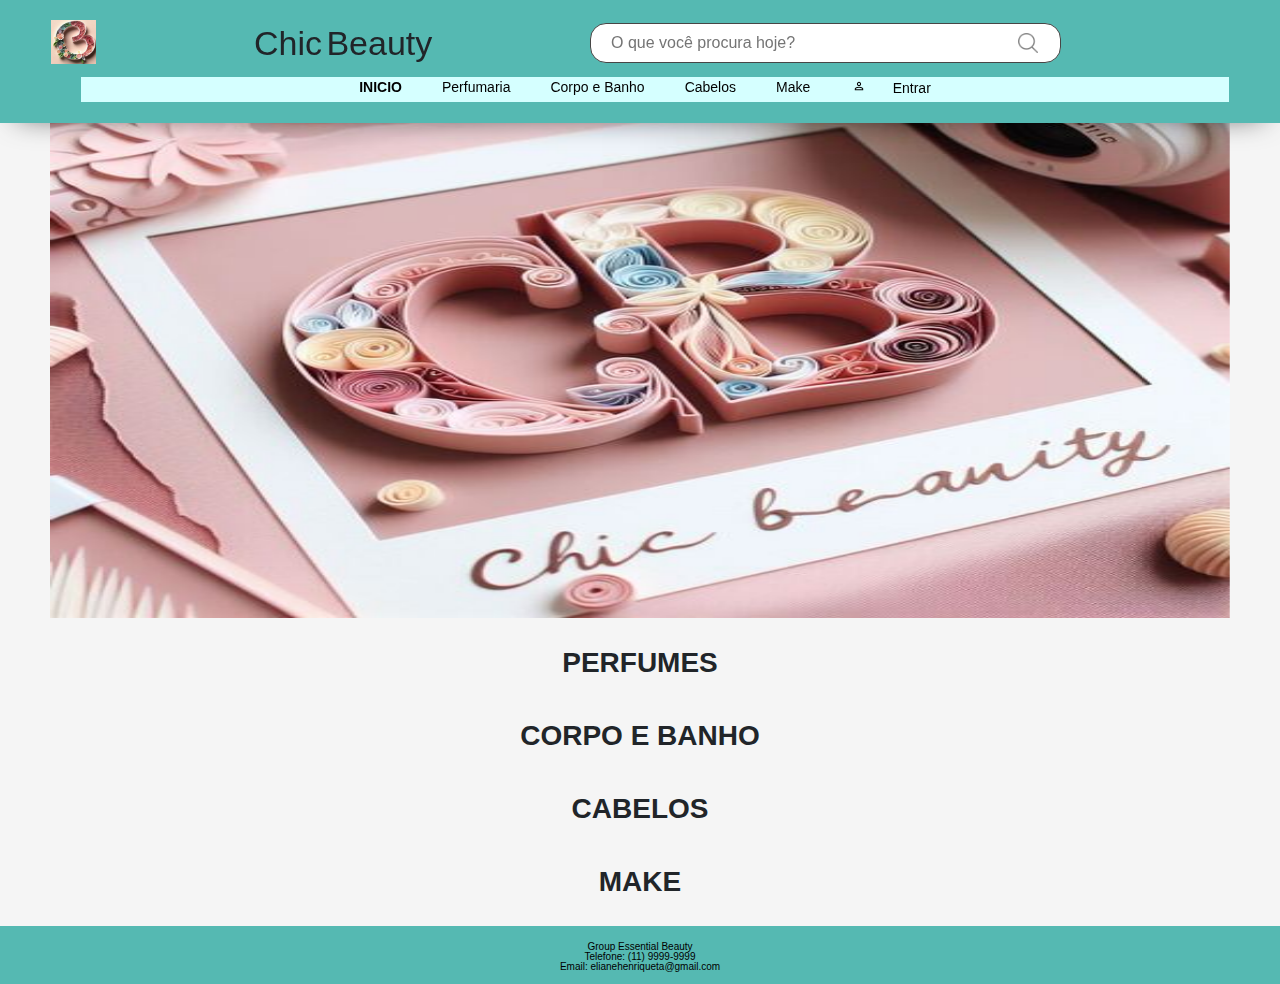
<file: index.html>
<!DOCTYPE html>
<html lang="pt-pt">
<head>
    <meta charset="UTF-8" />
    <meta name="viewport" content="width=device-width, initial-scale=1.0" />
    <link href="https://cdn.jsdelivr.net/npm/bootstrap@5.3.3/dist/css/bootstrap.min.css" rel="stylesheet" integrity="sha384-QWTKZyjpPEjISv5WaRU9OFeRpok6YctnYmDr5pNlyT2bRjXh0JMhjY6hW+ALEwIH" crossorigin="anonymous" />
    <link rel="stylesheet" href="https://fonts.googleapis.com/css2?family=Material+Symbols+Outlined:opsz,wght,FILL,GRAD@24,400,0,0" />
    <link rel="preconnect" href="https://fonts.googleapis.com">
    <script src="https://code.jquery.com/jquery-3.5.1.min.js"></script>
    <script src="https://stackpath.bootstrapcdn.com/bootstrap/4.5.2/js/bootstrap.bundle.min.js"></script>
    <link rel="preconnect" href="https://fonts.gstatic.com" crossorigin>
    <link href="https://fonts.googleapis.com/css2?family=Galada&display=swap" rel="stylesheet">
    <link rel="stylesheet" href="css/styles.css" />
    <link rel="icon" type="image/svg+xml" href="/images/designer.jpeg" />
    <title>Chic Beauty</title>
</head>
<body>

<div id="header-container"></div>
<br>
<br>
<br>

<div id="carousel-container"></div>

<br>


<div id="produtos-container"></div>


<div id="footer-container"></div>

<!-- Util.js -->
<script src="https://code.jquery.com/jquery-3.5.1.min.js"></script>
<script src="https://cdn.jsdelivr.net/npm/bootstrap@5.3.0-alpha1/dist/js/bootstrap.bundle.min.js"></script>
<script src="./js/header.js"></script>
<script src="./js/produtos.js"></script>



</body>
</html>
</file>
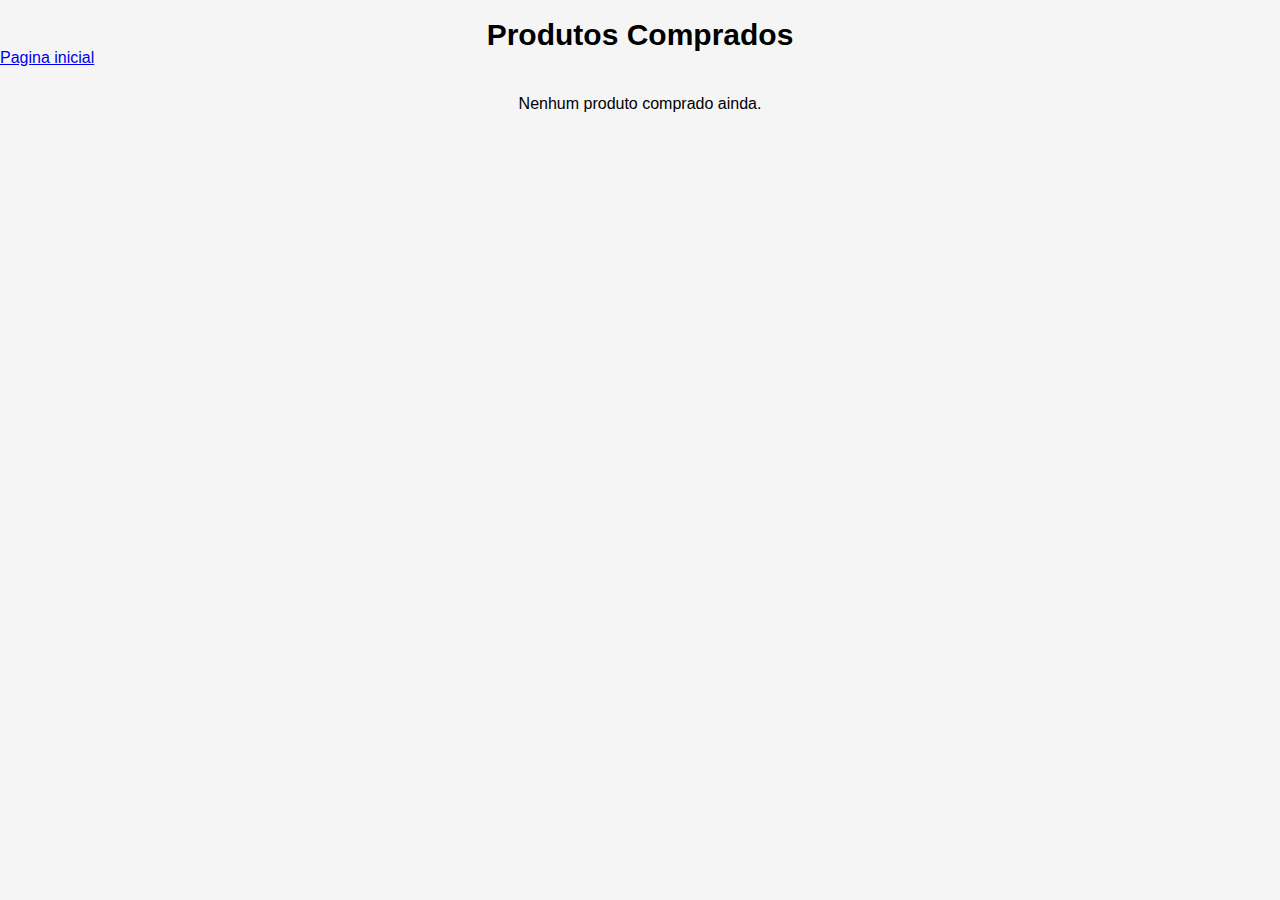
<file: pages/cart.html>
<!DOCTYPE html>
<html lang="pt-BR">
<head>
    <meta charset="UTF-8">
    <meta name="viewport" content="width=device-width, initial-scale=1.0">
    <title>Produtos Comprados</title>
    <link rel="stylesheet" href="../css/styles.css">
</head>
<body>
 
   
    <main>
        <h1 class="cart">Produtos Comprados</h1>
        <a href="../index.html">Pagina inicial</a>
        <div id="produtos-comprados" class="produtos-container"></div>
    </main>
    <script src="../js/cart.js"></script>
</body>
</html>
</file>
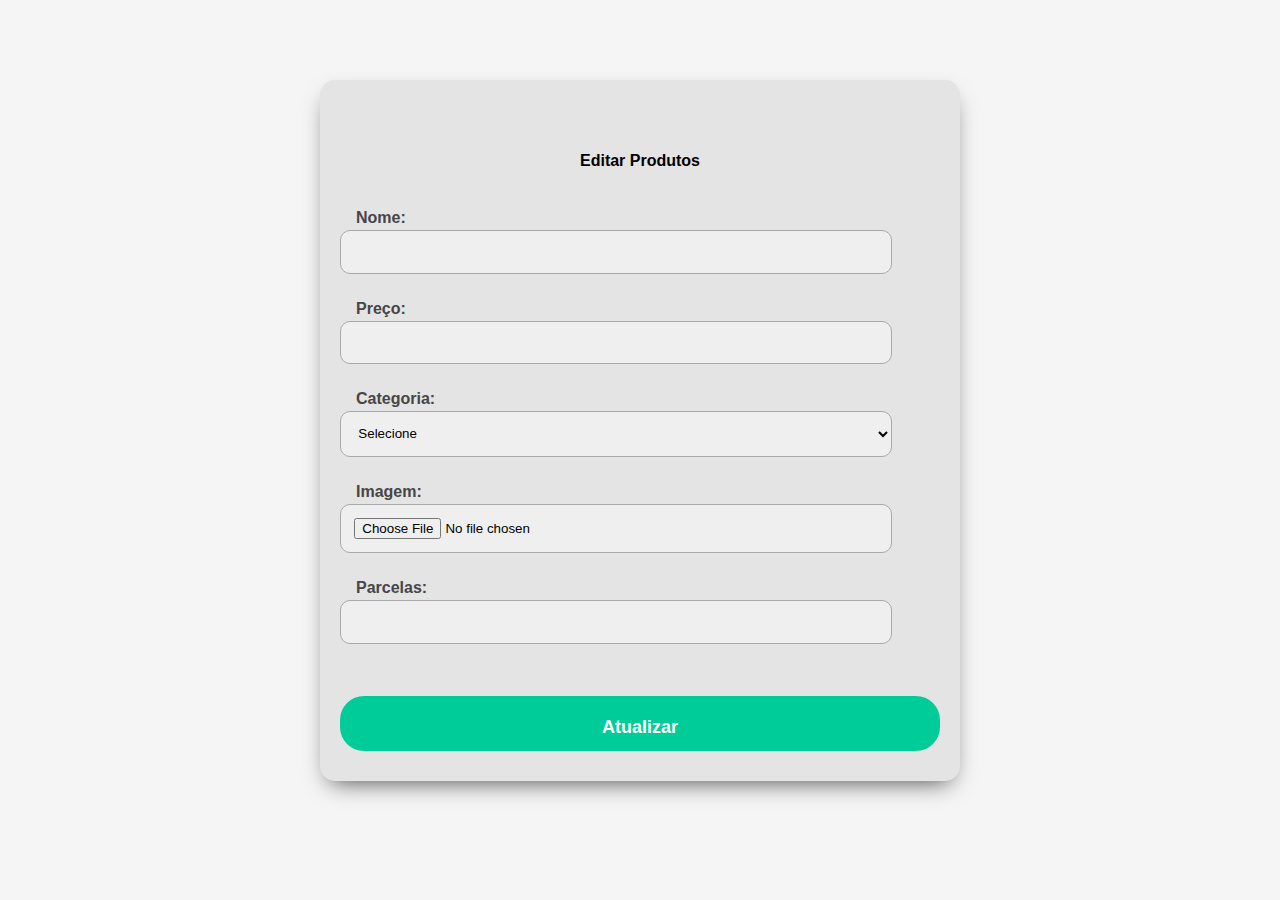
<file: pages/editProdutos.html>
<!DOCTYPE html>
<html lang="pt-br">
<head>
    <meta charset="UTF-8">
    <meta name="viewport" content="width=device-width, initial-scale=1.0">
    <title>Edição de Produtos</title>
    <link rel="stylesheet" href="../css/styles.css">
</head>
<body>
    <div class="principal">
        <h1 class="principal__subtitulo">Editar Produtos</h1>
        <form id="product-form" enctype="multipart/form-data">
            <input type="hidden" id="product-id" name="product-id">
            <div class="formulario__campo">
                <label for="nome" class="campo__etiqueta">Nome:</label>
                <input type="text" id="nome" name="nome" class="campo__escrita">
            </div>

            <div class="formulario__campo">
                <label for="preco" class="campo__etiqueta">Preço:</label>
                <input type="number" id="preco" name="preco" class="campo__escrita" step="0.01">
            </div>

            <div class="formulario__campo">
                <label for="categoria" class="campo__etiqueta">Categoria:</label>
                <select id="categoria" name="categoria" class="campo__escrita">
                    <option value="">Selecione</option>
                    <!-- Opções serão preenchidas dinamicamente -->
                </select>
            </div>

            <div class="formulario__campo">
                <label for="imagem" class="campo__etiqueta">Imagem:</label>
                <input type="file" id="imagem" name="imagem" class="campo__escrita" accept="image/*">
            </div>

            <div class="formulario__campo">
                <label for="parcelas" class="campo__etiqueta">Parcelas:</label>
                <input type="number" id="parcelas" name="parcelas" class="campo__escrita">
            </div>

            <div class="formulario__acoes">
                <button type="submit" class="formulario__botao">Atualizar</button>
            </div>

            <div class="post-submission" style="display: none;">
                <button type="button" class="formulario__botao" id="home-button">Ir para página de produtos</button>
                <p><a href="../index.html">Pagina Inicial</a></p>
            </div>
        </form>
    </div>

    <script src="../js/editProdutos.js"></script>
</body>
</html>
</file>
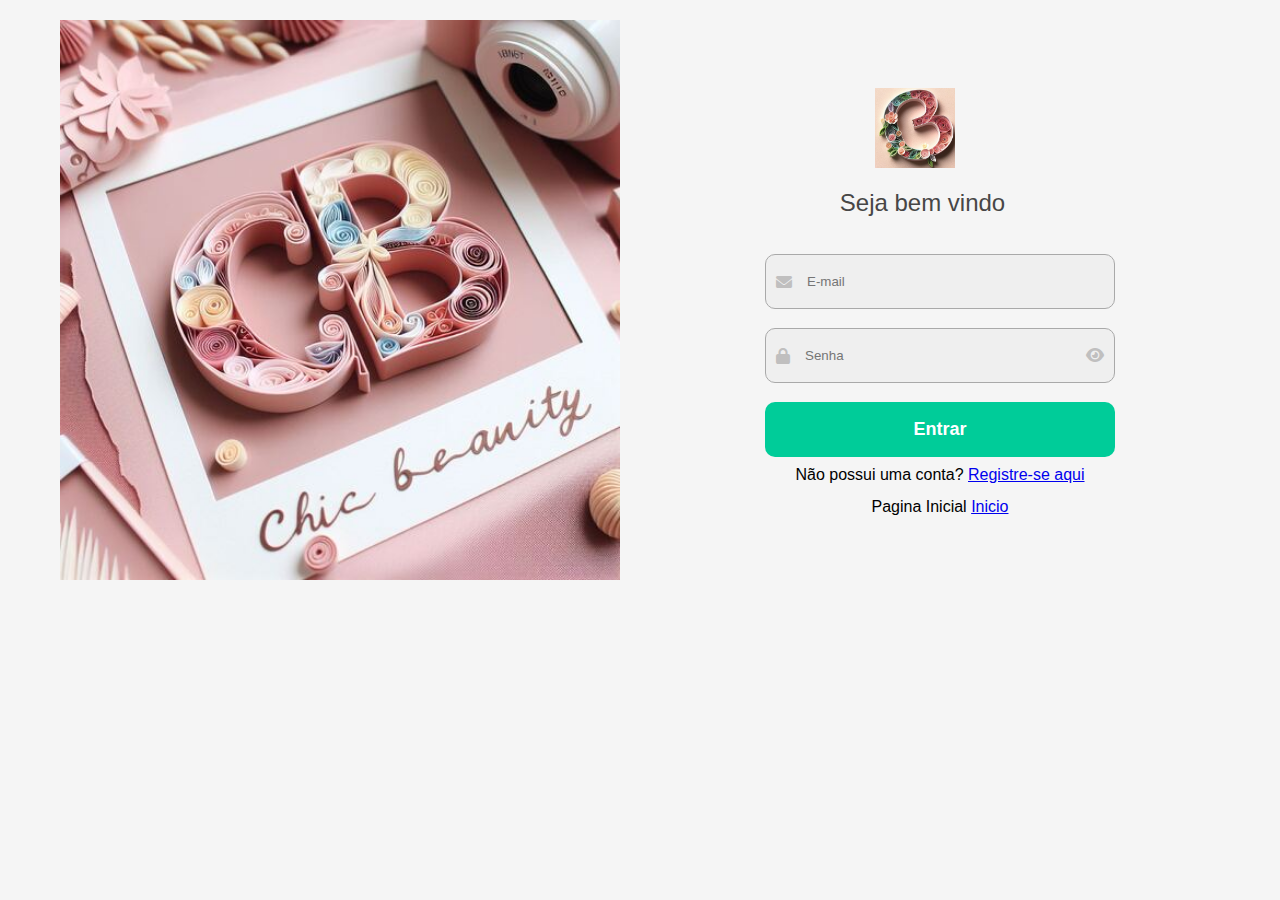
<file: pages/login.html>
<!DOCTYPE html>
<html lang="pt-br">
<head>
    <meta charset="UTF-8">
    <meta name="viewport" content="width=device-width, initial-scale=1.0">
    <link href="https://fonts.googleapis.com/css2?family=Roboto+Slab:wght@100;400;500&display=swap" rel="stylesheet">
    <link rel="stylesheet" href="https://cdnjs.cloudflare.com/ajax/libs/font-awesome/6.0.0-beta3/css/all.min.css">
    <link rel="stylesheet" href="../css/styles.css">
    <title>Login Page</title>
</head>
<body>



<div class="container">
    <!-- Divisão para a imagem -->
    <div class="image-container">
        <img class="img-login" src="../images/banner.png" alt="">
    </div>

    <!-- Divisão para o logo e formulário -->
    <div class="content-container">
        <div class="d-flex flex-column justify-content-center align-items-center">
            <img class="img-logo" src="../images/logo.png" alt="">
            <p class="saudacao">Seja bem vindo</p>
        </div>
        <form id="loginForm" class="login">
            <div class="input-login">
                <i class="fas fa-envelope"></i>
                <input  
                    type="email"
                    name="email"
                    id="email"
                    placeholder="E-mail"
                    pattern="[a-z0-9._%+-]+@[a-z0-9.-]+\.[a-z]{2,4}$"
                    required>
            </div>
            <small id="emailError" class="text-danger" aria-live="polite" style="display:none;">*E-mail invalido: email@email.com</small>
            <div class="input-login">
                <i class="fas fa-lock"></i>
                <input  
                    name="senha"
                    id="password"
                    type="password"
                    placeholder="Senha"
                    minlength="6"
                    required>
                <abbr title="Mostrar"><i id="showPassword" class="fas fa-eye icon-modify"></i></abbr>
            </div>
            
            <small id="passwordError" class="text-danger" aria-live="polite" style="display:none;">*A senha deve conter 6 dígitos!</small>
            <button type="submit">Entrar</button>
        </form>
        <p>Não possui uma conta? <a href="../pages/registerUser.html">Registre-se aqui</a></p>
        <br>
        <p>Pagina Inicial <a href="../index.html">Inicio</a></p>
    </div>
</div>


<script src="../js/login.js"></script>

</body>
</html>
</file>
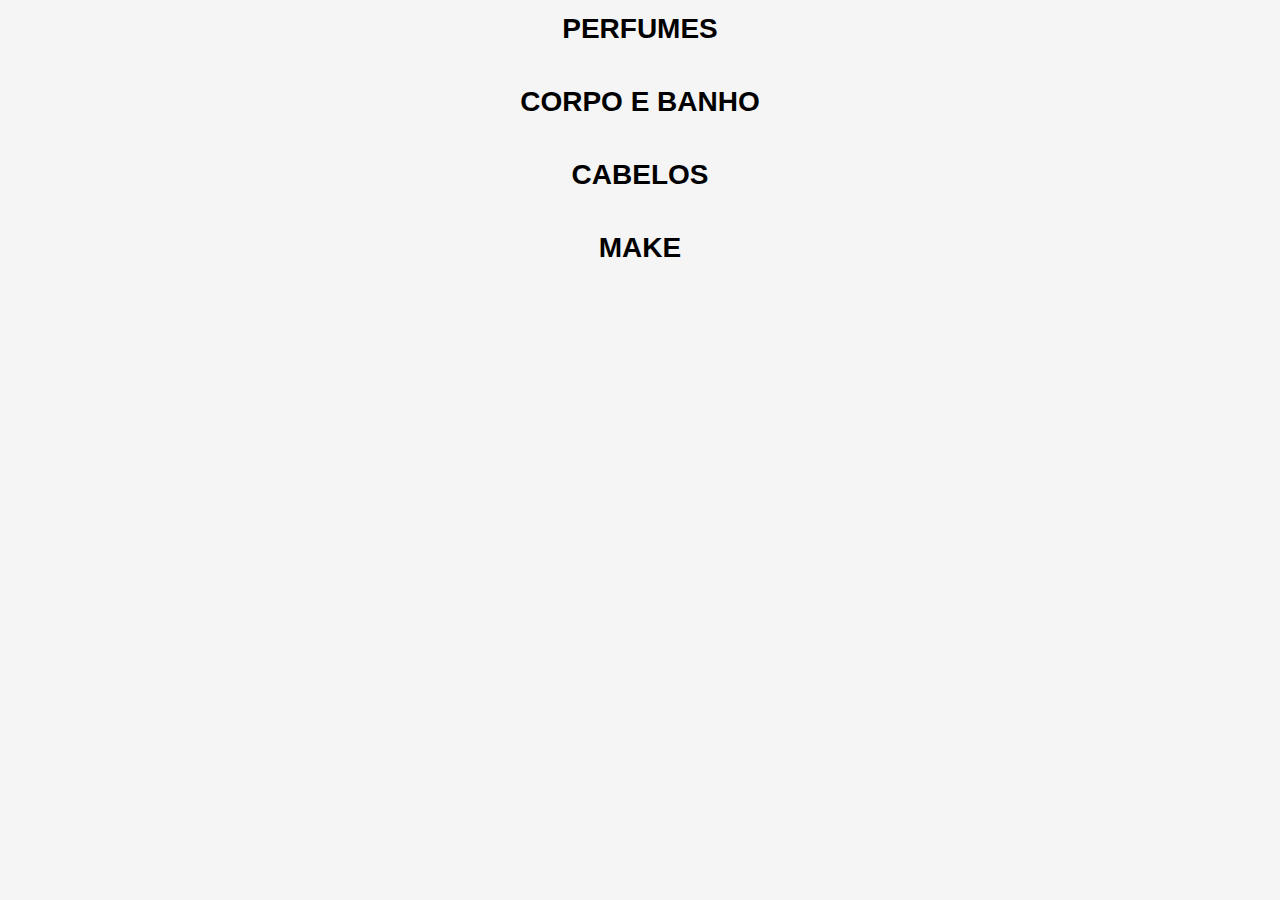
<file: pages/produtos.html>
<!DOCTYPE html>
<html lang="pt-BR">
<head>
    <meta charset="UTF-8">
    <meta name="viewport" content="width=device-width, initial-scale=1.0">
    <link rel="stylesheet" href="../css/styles.css">
    <title>Produtos</title>
</head>
<body>
    <main>
        
           
       
        <button id="inicio-button" class="inicio-button" onclick="logout()">Início</button>
        <!-- Seções de produtos -->
        <section class="produtos" data-category="Perfumaria">
            <div class="titulo-categoria">
                <h2>PERFUMES</h2>
            </div>
            <div class="produtos-container"></div>
        </section>

        <section class="produtos" data-category="Corpo-e-Banho">
            <div class="titulo-categoria">
                <h2>CORPO E BANHO</h2>
            </div>
            <div class="produtos-container"></div>
        </section>

        <section class="produtos" data-category="Cabelos">
            <div class="titulo-categoria">
                <h2>CABELOS</h2>
            </div>
            <div class="produtos-container"></div>
        </section>

        <section class="produtos" data-category="Make">
            <div class="titulo-categoria">
                <h2>MAKE</h2>
            </div>
            <div class="produtos-container"></div>
        </section>
    </main>

    <script src="../js/produtos.js"></script>
</body>
</html>
</file>
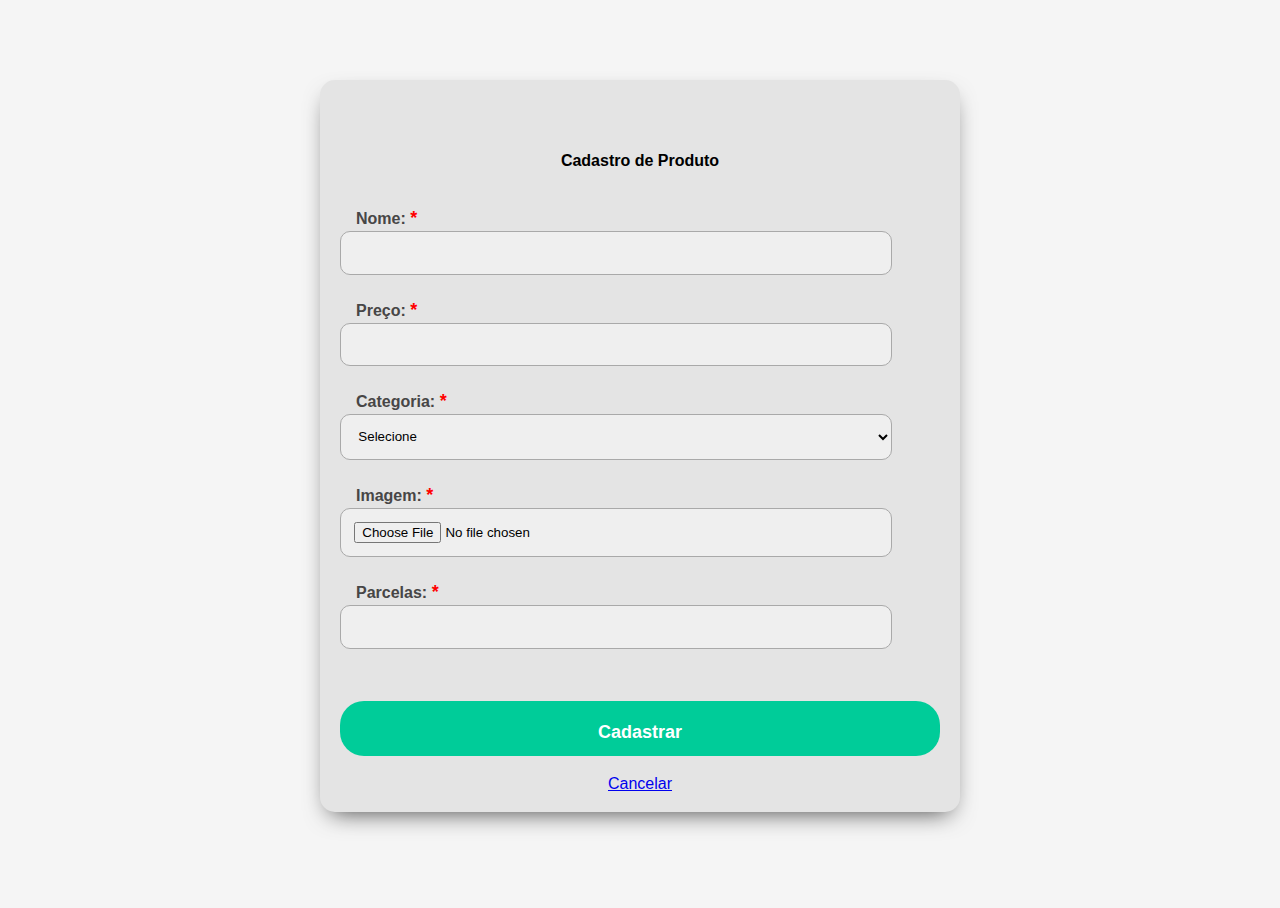
<file: pages/registerProdutos.html>
<!--Somente admim  vai ter acesso a essa pagina , o usuario nao tera acesso.-->
<!DOCTYPE html>
<html lang="pt-br">
<head>
    <meta charset="UTF-8">
    <meta name="viewport" content="width=device-width, initial-scale=1.0">
    <title>Cadastro de Produtos</title>
    <link rel="stylesheet" href="../css/styles.css">
</head>
<body>
    <div class="principal">
        <h1 class="principal__subtitulo">Cadastro de Produto</h1>
        <form id="product-form" enctype="multipart/form-data">
            <div class="formulario__campo">
                <label for="nome" class="campo__etiqueta">Nome:<span class="required">*</span></label>
                <input type="text" id="nome" name="nome" class="campo__escrita" required>
            </div>

            <div class="formulario__campo">
                <label for="preco" class="campo__etiqueta">Preço:<span class="required">*</span></label>
                <input type="number" id="preco" name="preco" class="campo__escrita" step="0.01" required>
            </div>

            <div class="formulario__campo">
                <label for="categoria" class="campo__etiqueta">Categoria:<span class="required">*</span></label>
                <select id="categoria" name="categoria" class="campo__escrita" required>
                    <option value="">Selecione</option>
                    <!-- Opções serão preenchidas dinamicamente -->
                </select>
            </div>

            <div class="formulario__campo">
                <label for="imagem" class="campo__etiqueta">Imagem:<span class="required">*</span></label>
                <input type="file" id="imagem" name="imagem" class="campo__escrita" accept="image/*" required>
            </div>

            <div class="formulario__campo">
                <label for="parcelas" class="campo__etiqueta">Parcelas:<span class="required">*</span></label>
                <input type="number" id="parcelas" name="parcelas" class="campo__escrita" required>
            </div>

            <div class="formulario__acoes">
                <button type="submit" class="formulario__botao">Cadastrar</button>
                <p><a href="../pages/produtos.html">Cancelar</a></p>
            </div>

            <div class="post-submission" style="display: none;">
                <button type="button" class="formulario__botao" id="home-button">Ir para pagina de produtos</button>
                <button type="button" class="formulario__botao" id="add-more-button">Cadastrar mais produtos</button>
                
            </div>
        </form>
    </div>

    <script src="../js/registerProdutos.js"></script>
</body>
</html>
</file>
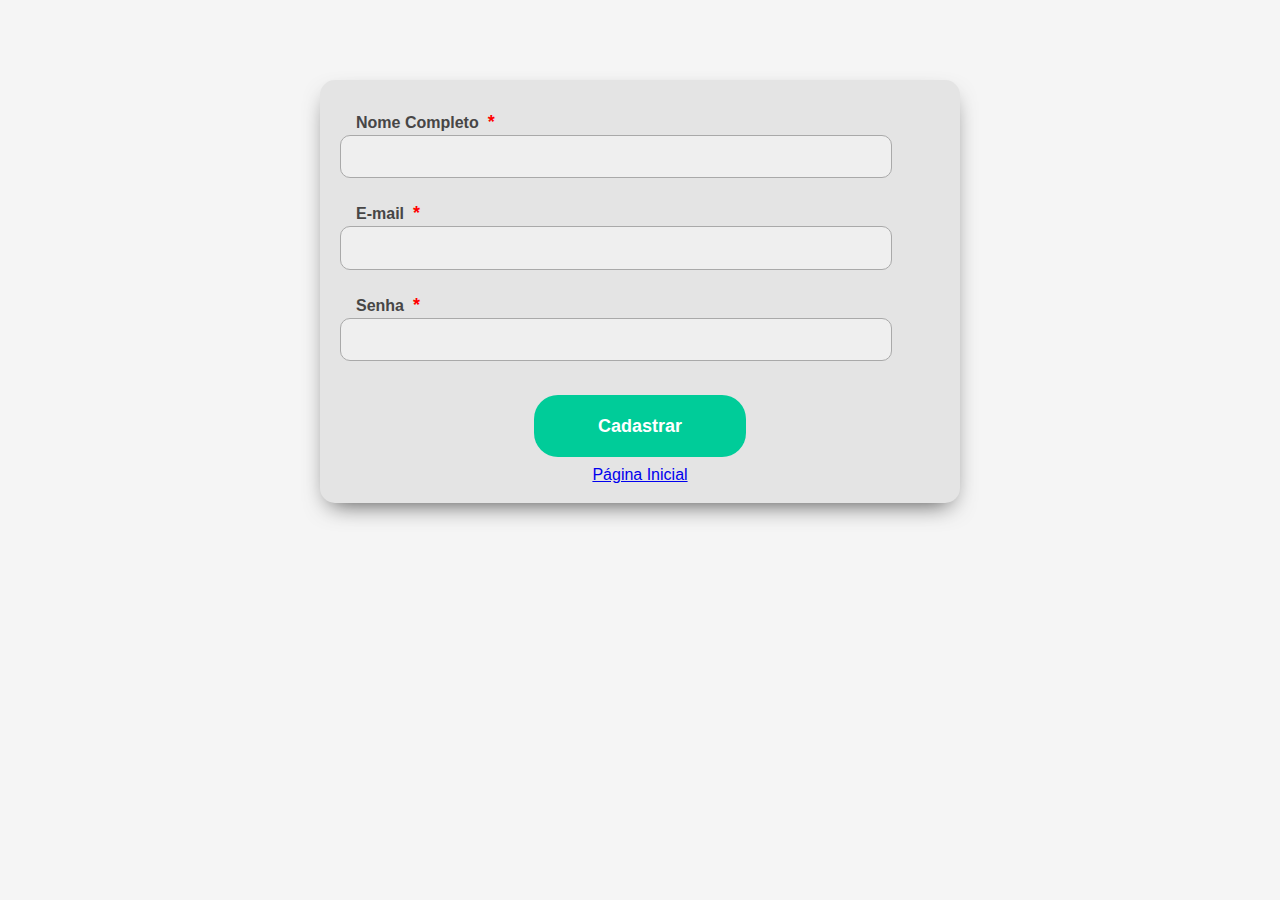
<file: pages/registerUser.html>
<!DOCTYPE html>
 <html lang="pt-br">
 
 <head>
     <meta charset="UTF-8">
     <meta http-equiv="X-UA-Compatible" content="IE=edge">
     <meta name="viewport" content="width=device-width, initial-scale=1.0">
     <link rel="stylesheet" href="../css/styles.css">
     <title>Formulário de cadastro</title>
 </head>
 
 <body>
     <main class="principal">
         <h2 class="principal__titulo"></h2>
         <form class="principal__formulario" id="formulario">
             
             <div class="formulario__campo">
                 <label class="campo__etiqueta" for="nome">Nome Completo <span class="required">*</span></label>
                 <input name="nome" id="nome" class="campo__escrita" required />
             </div>
             
             <div class="formulario__campo">
                 <label class="campo__etiqueta" for="email">E-mail <span class="required">*</span></label>
                 <input name="email" id="email" type="email" class="campo__escrita" required />
                 <div id="emailError" class="error-message" style="display: none;">Por favor, insira um e-mail válido.</div>
             </div>
 
             <div class="formulario__campo">
                 <label class="campo__etiqueta" for="senha">Senha <span class="required">*</span></label>
                 <input name="senha" id="senha" type="password" class="campo__escrita" required />
             </div>
             
             <div class="formulario__acoes">
                 <input type="submit" value="Cadastrar" class="formulario__botao" id="enviar">
                 <p><a href="../index.html">Página Inicial</a></p>
             </div>
         </form>
     </main>
 
     <script src="../js/registerUser.js"></script>
 </body>
 </html>
</file>
<file: css/styles.css>
@import url("https://fonts.googleapis.com/css2?family=Bebas+Neue&family=Montserrat:ital,wght@0,100..900;1,100..900&family=Open+Sans:ital,wght@0,300..800;1,300..800&display=swap");
@import url("reset.css");
@import url("produtos.css");
@import url("header.css");
@import url("registerUser.css");
@import url("registerProdutos.css");
@import url("editProdutos.css");
@import url("cart.css");
@import url("login.css");
@import url("footer.css");

:root {
    --cor-de-fundo: #f5f5f5;
    --branco: #FFFFFF;
    --cinza:#474646;
    --preto: #000000;
    --cinza-icon:#C0BFBF;
    --cinza-border:#a9a9a9;
    --cinza-input:#EFEFEF;
    --cinza-claro: #E4E4E4;
  
    --primary-color: #de787d;
    --secondary-color: #00cc99;
    --terciario-color: #55b9b2;
    --color-menu: #d5ffff;
    --color-erro:red; 

    --fonte-principal: "Poppins", sans-serif;
    --fonte-secundario: "Josefin Sans,sans-serif";
}

* {
  margin: 0;
  padding: 0;
  box-sizing: border-box;
}

body {
  height: 100%;
  background-color: var(--cor-de-fundo);
  font-family: var(--fonte-principal);
}
</file>
